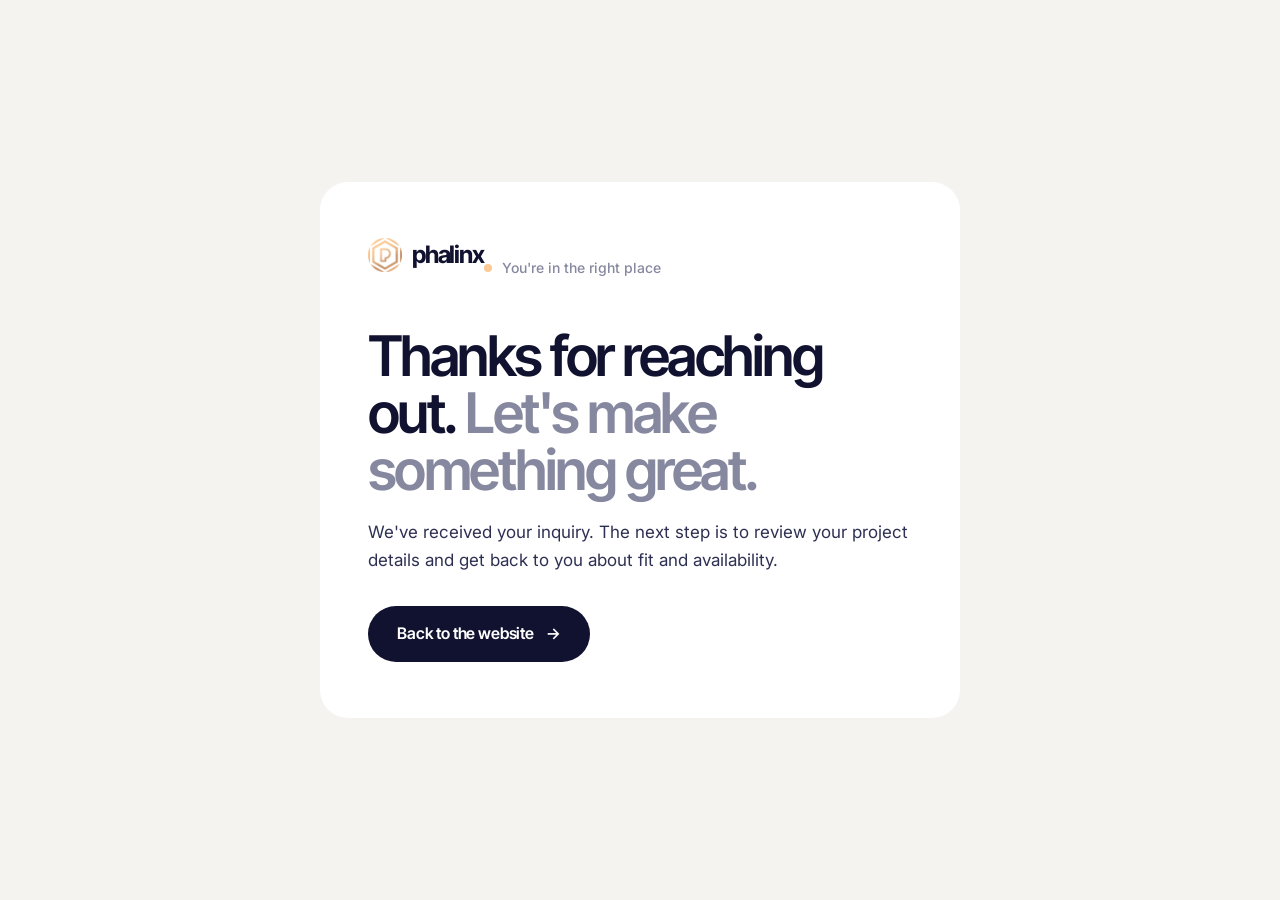
<file: thank-you.html>
<!doctype html><html lang="en"><head><meta charset="utf-8"><meta name="viewport" content="width=device-width, initial-scale=1"><meta name="color-scheme" content="light dark"><meta name="theme-color" content="#f4f3f0" media="(prefers-color-scheme: light)"><meta name="theme-color" content="#10122f" media="(prefers-color-scheme: dark)"><script>(function(){try{var t=localStorage.getItem('phalinx-theme');if(t==='light'||t==='dark')document.documentElement.setAttribute('data-theme',t);}catch(e){}})();</script><meta name="robots" content="noindex"><link rel="icon" type="image/png" href="favicon.png"><link rel="preconnect" href="https://fonts.googleapis.com"><link rel="preconnect" href="https://fonts.gstatic.com" crossorigin><link href="https://fonts.googleapis.com/css2?family=Inter+Tight:wght@500;600;700&family=Inter:wght@400;500;600&display=swap" rel="stylesheet"><link rel="stylesheet" href="styles.css"><title>Thank You — Phalinx</title></head><body class="thanks-page"><main class="thanks-card"><a href="/" class="brand" aria-label="Phalinx home"><img class="brand-mark" src="assets/phalinx-mark.png" alt="" width="34" height="34"><span>phalinx</span></a><span class="kicker">You're in the right place</span><h1>Thanks for reaching out. <span class="muted">Let's make something great.</span></h1><p>We've received your inquiry. The next step is to review your project details and get back to you about fit and availability.</p><a class="button button--dark" href="/">Back to the website <span class="arrow" aria-hidden="true">→</span></a></main></body></html>
</file>
<file: styles.css>
/* PHALINX 8.0 — clean editorial studio look */
:root{
  color-scheme:light;
  --navy:#10122f;
  --bg:#ffffff;
  --bg-soft:#f4f3f0;
  --surface:#ffffff;
  --field:#ffffff;
  --ink:#10122f;
  --ink-2:#2d3052;
  --muted:#86889f;
  --line:#e7e5e1;
  --dark:#10122f;
  --dark-2:#1a1d42;
  --dark-line:rgba(255,255,255,.12);
  --btn-bg:#10122f;
  --btn-fg:#ffffff;
  --btn-hover:#252963;
  --glass:rgba(255,255,255,.92);
  --header-bg:rgba(255,255,255,.86);
  --ph-1:#ece9e4;
  --ph-2:#d9d4cc;
  --focus-ring:rgba(16,18,47,.08);
  --note-bg:#fdf1e6;
  --note-fg:#7a4a28;
  --backdrop:rgba(16,18,47,.55);
  --shadow:0 12px 40px rgba(16,18,47,.08);
  --icon-check:url("data:image/svg+xml,%3Csvg xmlns='http://www.w3.org/2000/svg' viewBox='0 0 18 18'%3E%3Cpath d='M5 9.2l2.6 2.6L13 6.4' fill='none' stroke='%2310122f' stroke-width='1.6' stroke-linecap='round' stroke-linejoin='round'/%3E%3C/svg%3E");
  --icon-select:url("data:image/svg+xml,%3Csvg xmlns='http://www.w3.org/2000/svg' width='12' height='8'%3E%3Cpath d='M1 1.5l5 5 5-5' fill='none' stroke='%2310122f' stroke-width='1.5'/%3E%3C/svg%3E");
  --accent:#fcca94;
  --accent-ink:#b9784a;
  --radius-lg:28px;
  --radius:20px;
  --radius-sm:12px;
  --display:'Inter Tight','Helvetica Neue',Arial,sans-serif;
  --body:'Inter','Helvetica Neue',Arial,sans-serif;
  --max:1360px;
  --gutter:40px;
  --ease:cubic-bezier(.2,.7,.2,1);
}
/* Dark theme: follows the system setting unless the visitor picks one with the header toggle */
@media (prefers-color-scheme:dark){:root:not([data-theme="light"]){color-scheme:dark;
  --bg:#10122f;--bg-soft:#151838;--surface:#1b1e45;--field:#13163a;
  --ink:#f1f0f6;--ink-2:#c6c7dc;--muted:#9496b6;--line:rgba(255,255,255,.1);
  --dark:#090b22;--dark-2:#13163a;--dark-line:rgba(255,255,255,.1);
  --btn-bg:#f1f0f6;--btn-fg:#10122f;--btn-hover:#fcca94;
  --glass:rgba(16,18,47,.86);--header-bg:rgba(16,18,47,.82);
  --ph-1:#1d2048;--ph-2:#2a2e5e;
  --focus-ring:rgba(252,202,148,.18);
  --note-bg:rgba(252,202,148,.12);--note-fg:#fcca94;
  --backdrop:rgba(4,5,18,.7);--shadow:0 12px 40px rgba(0,0,0,.35);
  --icon-check:url("data:image/svg+xml,%3Csvg xmlns='http://www.w3.org/2000/svg' viewBox='0 0 18 18'%3E%3Cpath d='M5 9.2l2.6 2.6L13 6.4' fill='none' stroke='%23f1f0f6' stroke-width='1.6' stroke-linecap='round' stroke-linejoin='round'/%3E%3C/svg%3E");--icon-select:url("data:image/svg+xml,%3Csvg xmlns='http://www.w3.org/2000/svg' width='12' height='8'%3E%3Cpath d='M1 1.5l5 5 5-5' fill='none' stroke='%23f1f0f6' stroke-width='1.5'/%3E%3C/svg%3E");
  --accent-ink:#f0b57d}}
:root[data-theme="dark"]{color-scheme:dark;
  --bg:#10122f;--bg-soft:#151838;--surface:#1b1e45;--field:#13163a;
  --ink:#f1f0f6;--ink-2:#c6c7dc;--muted:#9496b6;--line:rgba(255,255,255,.1);
  --dark:#090b22;--dark-2:#13163a;--dark-line:rgba(255,255,255,.1);
  --btn-bg:#f1f0f6;--btn-fg:#10122f;--btn-hover:#fcca94;
  --glass:rgba(16,18,47,.86);--header-bg:rgba(16,18,47,.82);
  --ph-1:#1d2048;--ph-2:#2a2e5e;
  --focus-ring:rgba(252,202,148,.18);
  --note-bg:rgba(252,202,148,.12);--note-fg:#fcca94;
  --backdrop:rgba(4,5,18,.7);--shadow:0 12px 40px rgba(0,0,0,.35);
  --icon-check:url("data:image/svg+xml,%3Csvg xmlns='http://www.w3.org/2000/svg' viewBox='0 0 18 18'%3E%3Cpath d='M5 9.2l2.6 2.6L13 6.4' fill='none' stroke='%23f1f0f6' stroke-width='1.6' stroke-linecap='round' stroke-linejoin='round'/%3E%3C/svg%3E");--icon-select:url("data:image/svg+xml,%3Csvg xmlns='http://www.w3.org/2000/svg' width='12' height='8'%3E%3Cpath d='M1 1.5l5 5 5-5' fill='none' stroke='%23f1f0f6' stroke-width='1.5'/%3E%3C/svg%3E");
  --accent-ink:#f0b57d}
*{box-sizing:border-box}
html{scroll-behavior:smooth;scroll-padding-top:84px}
body{margin:0;background:var(--bg);color:var(--ink);transition:background-color .3s,color .3s;font-family:var(--body);font-size:16px;line-height:1.6;-webkit-font-smoothing:antialiased;text-rendering:optimizeLegibility}
a{color:inherit;text-decoration:none}
button,input,select,textarea{font:inherit;color:inherit}
button{cursor:pointer}
img{max-width:100%;height:auto;display:block}
figure{margin:0}
::selection{background:var(--accent);color:var(--navy)}
:focus-visible{outline:2px solid var(--accent-ink);outline-offset:3px;border-radius:4px}
.container{width:min(calc(100% - var(--gutter)*2),var(--max));margin-inline:auto}
.skip-link{position:fixed;z-index:10000;top:-80px;left:12px;background:var(--btn-bg);color:var(--btn-fg);padding:10px 16px;border-radius:999px}
.skip-link:focus{top:12px}
.visually-hidden{position:absolute;width:1px;height:1px;padding:0;margin:-1px;overflow:hidden;clip:rect(0,0,0,0);white-space:nowrap;border:0}
.muted{color:var(--muted)}

/* Image frames fall back to a soft tone if a remote photo can't load */
.hero-media,.work-media,.service-thumb,.phase-media,.about-photo{background:linear-gradient(135deg,var(--ph-1),var(--ph-2));overflow:hidden}
.hero-media img,.work-media img,.service-thumb img,.phase-media img,.about-photo img{width:100%;height:100%;object-fit:cover}

/* TYPE */
.h-xl{font-family:var(--display);font-weight:600;font-size:clamp(40px,5.6vw,84px);line-height:1;letter-spacing:-.045em;margin:0}
.h-lg{font-family:var(--display);font-weight:600;font-size:clamp(30px,3.6vw,52px);line-height:1.06;letter-spacing:-.035em;margin:0}
.h-md{font-family:var(--display);font-weight:600;font-size:clamp(28px,2.8vw,40px);line-height:1.08;letter-spacing:-.03em;margin:0}
.kicker{display:inline-flex;align-items:center;gap:10px;font-size:14px;font-weight:500;color:var(--muted);margin-bottom:22px}
.kicker::before{content:"";width:8px;height:8px;border-radius:50%;background:var(--accent)}
.kicker--light{color:rgba(255,255,255,.6)}

/* BUTTONS */
.button{display:inline-flex;align-items:center;justify-content:center;gap:12px;height:56px;padding:0 28px;border-radius:999px;border:1px solid transparent;font-family:var(--display);font-size:16px;font-weight:600;letter-spacing:-.01em;transition:background .25s var(--ease),color .25s var(--ease),border-color .25s var(--ease),transform .25s var(--ease)}
.button .arrow,.text-link .arrow,.footer-big-link .arrow{display:inline-block;transition:transform .3s var(--ease)}
.button:hover .arrow,.text-link:hover .arrow,.footer-big-link:hover .arrow{transform:translateX(4px)}
.button--dark{background:var(--btn-bg);color:var(--btn-fg)}
.button--dark:hover{background:var(--btn-hover);color:var(--navy)}
.button--ghost{border-color:var(--line);color:var(--ink)}
.button--ghost:hover{border-color:var(--ink)}
.button--outline{border-color:var(--ink);color:var(--ink);background:transparent}
.button--outline:hover{background:var(--btn-bg);border-color:var(--btn-bg);color:var(--btn-fg)}
.button--accent{background:var(--accent);color:var(--navy)}
.button--accent:hover{background:#fff}
.button--full{width:100%}
.text-link{display:inline-flex;align-items:center;gap:10px;font-family:var(--display);font-weight:600;font-size:17px;border-bottom:1px solid currentColor;padding-bottom:4px}
.pill{display:inline-flex;align-items:center;gap:10px;height:36px;padding:0 16px;border:1px solid var(--line);border-radius:999px;font-size:14px;font-weight:500}
.pill-dot{width:8px;height:8px;border-radius:50%;background:#33c46b;box-shadow:0 0 0 4px rgba(51,196,107,.15)}
.badge{display:inline-flex;align-items:center;height:28px;padding:0 12px;border-radius:999px;background:var(--accent);color:var(--navy);font-size:12px;font-weight:600}
.badge--soft{background:var(--bg-soft);color:var(--ink-2)}
.tags{list-style:none;margin:0;padding:0;display:flex;flex-wrap:wrap;gap:8px}
.tags li{height:32px;display:inline-flex;align-items:center;padding:0 14px;border-radius:999px;background:var(--bg-soft);font-size:13px;font-weight:500;color:var(--ink-2)}
.tags--dark li{background:rgba(255,255,255,.08);color:rgba(255,255,255,.78)}

/* HEADER */
.site-header{position:sticky;top:0;z-index:50;height:76px;background:var(--header-bg);backdrop-filter:saturate(180%) blur(16px);-webkit-backdrop-filter:saturate(180%) blur(16px);border-bottom:1px solid transparent;transition:border-color .3s,background .3s}
.site-header.is-scrolled{border-bottom-color:var(--line)}
.nav-container{height:100%;display:flex;align-items:center;justify-content:space-between}
.brand{display:inline-flex;align-items:center;gap:10px;font-family:var(--display);font-size:24px;font-weight:700;letter-spacing:-.05em;line-height:1}
.brand-mark{width:34px;height:34px;object-fit:contain}
.primary-links{display:flex;align-items:center;gap:34px}
.primary-links>a:not(.nav-cta){font-size:15px;font-weight:500;color:var(--ink-2);position:relative}
.primary-links>a:not(.nav-cta)::after{content:"";position:absolute;left:0;right:0;bottom:-4px;height:1px;background:currentColor;transform:scaleX(0);transform-origin:left;transition:transform .3s var(--ease)}
.primary-links>a:not(.nav-cta):hover::after{transform:scaleX(1)}
.nav-cta{display:inline-flex;align-items:center;height:44px;padding:0 20px;border-radius:999px;background:var(--btn-bg);color:var(--btn-fg);font-family:var(--display);font-size:15px;font-weight:600;transition:background .2s,color .2s}
.nav-cta:hover{background:var(--btn-hover);color:var(--navy)}
.nav-toggle{display:none}
.primary-links{margin-left:auto}
.header-actions{display:flex;align-items:center;gap:10px;margin-left:18px}
.theme-toggle{width:44px;height:44px;display:grid;place-items:center;border:1px solid var(--line);border-radius:50%;background:transparent;color:var(--ink);transition:border-color .2s,background .2s}
.theme-toggle:hover{border-color:var(--ink)}
.theme-toggle svg{width:19px;height:19px}
.theme-toggle .icon-sun{display:none}
:root[data-theme="dark"] .theme-toggle .icon-sun{display:block}
:root[data-theme="dark"] .theme-toggle .icon-moon{display:none}
@media (prefers-color-scheme:dark){:root:not([data-theme="light"]) .theme-toggle .icon-sun{display:block}:root:not([data-theme="light"]) .theme-toggle .icon-moon{display:none}}

/* HERO */
.hero{padding:72px 0 40px}
.hero-meta{display:flex;align-items:center;gap:20px;flex-wrap:wrap;margin-bottom:40px}
.hero-meta-text{font-size:14px;color:var(--muted)}
.hero-title{font-family:var(--display);font-weight:600;font-size:clamp(46px,8vw,128px);line-height:.95;letter-spacing:-.055em;margin:0;max-width:14ch}
.hero-row{display:flex;justify-content:space-between;align-items:flex-end;gap:48px;margin-top:48px}
.hero-lede{max-width:520px;margin:0;font-size:19px;line-height:1.55;color:var(--ink-2)}
.hero-actions{display:flex;gap:12px;flex-wrap:wrap}
.hero-media{position:relative;margin-top:64px;border-radius:var(--radius-lg);aspect-ratio:16/8}
.hero-media img{transform:scale(1.04);transition:transform 1.6s var(--ease)}
.hero-media.is-visible img{transform:scale(1)}
.hero-media-card{position:absolute;left:28px;bottom:28px;display:grid;gap:4px;max-width:320px;padding:22px 24px;border-radius:var(--radius);background:var(--glass);backdrop-filter:blur(10px)}
.hero-media-label{font-size:12px;font-weight:600;color:var(--accent-ink);text-transform:uppercase;letter-spacing:.08em}
.hero-media-card strong{font-family:var(--display);font-size:22px;letter-spacing:-.03em;line-height:1.15}
.hero-media-card span:last-child{font-size:14px;color:var(--muted)}

/* MARQUEE */
.marquee{overflow:hidden;padding:36px 0;border-block:1px solid var(--line);margin-top:56px}
.marquee-track{display:flex;width:max-content;gap:40px;align-items:center;animation:marquee 40s linear infinite;font-family:var(--display);font-size:clamp(28px,3.4vw,52px);font-weight:600;letter-spacing:-.04em;white-space:nowrap}
.marquee-track .star{color:var(--accent);font-size:.7em}
@keyframes marquee{to{transform:translateX(-50%)}}

/* SECTIONS */
.section{padding:140px 0}
.section-head{display:grid;grid-template-columns:1.6fr 1fr;align-items:end;gap:64px;margin-bottom:72px}
.section-head>p{margin:0;max-width:420px;justify-self:end;font-size:17px;line-height:1.65;color:var(--ink-2)}
.section-head--dark>p{color:rgba(255,255,255,.66)}
.split-head{display:grid;grid-template-columns:1fr 3fr;gap:40px;margin-bottom:88px}
.split-head .kicker{margin-top:14px}

/* PRINCIPLES */
.principles{padding-bottom:120px}
.stats-grid{display:grid;grid-template-columns:repeat(4,1fr);border-top:1px solid var(--line)}
.stat{padding:36px 32px 0 0}
.stat+.stat{padding-left:32px;border-left:1px solid var(--line)}
.stat-num{display:block;font-family:var(--display);font-size:clamp(44px,4.4vw,68px);font-weight:600;letter-spacing:-.05em;line-height:1;margin-bottom:28px}
.stat h3{font-family:var(--display);font-size:20px;font-weight:600;letter-spacing:-.02em;margin:0 0 8px}
.stat p{margin:0;color:var(--muted);font-size:15px}

/* WORK */
.work{padding-top:40px}
.work-grid{display:grid;grid-template-columns:1fr 1fr;gap:56px 32px}
.work-card--wide{grid-column:1/-1}
.work-media{position:relative;border-radius:var(--radius-lg);aspect-ratio:4/3.1}
.work-card--wide .work-media{aspect-ratio:16/7.4}
.work-media img{transition:transform 1s var(--ease)}
.work-card:hover .work-media img{transform:scale(1.04)}
.work-media::after{content:"";position:absolute;inset:0;background:linear-gradient(180deg,rgba(0,0,0,0) 45%,rgba(0,0,0,.55))}
.work-tag{position:absolute;z-index:2;top:20px;left:20px;height:30px;display:inline-flex;align-items:center;padding:0 12px;border-radius:999px;background:var(--glass);font-size:12px;font-weight:600}
.work-overlay{position:absolute;z-index:2;left:32px;bottom:28px;right:32px;display:flex;justify-content:space-between;align-items:flex-end;gap:16px;color:#fff;font-size:15px}
.work-logo{font-family:var(--display);font-weight:700;font-size:clamp(28px,3.4vw,52px);letter-spacing:-.05em;line-height:1}
.work-logo sup{font-size:.35em}
.work-info{display:flex;justify-content:space-between;align-items:flex-start;gap:24px;padding-top:24px}
.work-info h3{font-family:var(--display);font-size:26px;font-weight:600;letter-spacing:-.03em;margin:0 0 6px}
.work-info p{margin:0;color:var(--muted);max-width:520px}
.work-info .tags{justify-content:flex-end;flex-shrink:0;max-width:260px}
.disclosure{margin:56px 0 0;font-size:13px;color:var(--muted);max-width:760px}

/* SERVICES (dark) */
.services{background:var(--dark);color:#fff;border-radius:var(--radius-lg) var(--radius-lg) 0 0}
.services .muted{color:rgba(255,255,255,.42)}
.service-list{border-top:1px solid var(--dark-line)}
.service{display:grid;grid-template-columns:120px 1fr 280px;gap:40px;align-items:center;padding:44px 0;border-bottom:1px solid var(--dark-line);transition:padding .4s var(--ease)}
.service-index{font-family:var(--display);font-size:16px;color:rgba(255,255,255,.5)}
.service-body h3{font-family:var(--display);font-size:clamp(34px,4vw,60px);font-weight:600;letter-spacing:-.045em;line-height:1;margin:0 0 16px}
.service-body p{margin:0 0 20px;max-width:560px;color:rgba(255,255,255,.66);font-size:17px}
.service-thumb{border-radius:var(--radius);aspect-ratio:4/3;opacity:.85;transform:scale(.96);transition:opacity .4s,transform .5s var(--ease)}
.service:hover .service-thumb{opacity:1;transform:scale(1)}

/* PACKAGES */
.packages{background:var(--bg-soft)}
.package-grid{display:grid;grid-template-columns:repeat(3,1fr);gap:20px}
.package{display:flex;flex-direction:column;background:var(--surface);border-radius:var(--radius-lg);padding:36px 32px 32px}
.package-top{display:flex;justify-content:space-between;align-items:center;min-height:28px;margin-bottom:56px}
.package-label{font-size:14px;color:var(--muted);font-weight:500}
.package h3{font-family:var(--display);font-size:34px;font-weight:600;letter-spacing:-.04em;line-height:1.05;margin:0 0 10px}
.package-for{margin:0 0 32px;color:var(--muted);font-size:15px}
.package-price{font-family:var(--display);font-size:64px;font-weight:600;letter-spacing:-.055em;line-height:1;margin:0}
.package-price small{font-size:16px;font-weight:500;letter-spacing:0;color:var(--muted);margin-right:6px}
.package-note{margin:10px 0 28px;font-size:14px;color:var(--muted)}
.package-note--accent{color:var(--accent)}
.package-list{list-style:none;margin:0 0 32px;padding:24px 0 0;border-top:1px solid var(--line);display:grid;gap:12px;flex:1}
.package-list li{position:relative;padding-left:28px;font-size:15px;line-height:1.5}
.package-list li::before{content:"";position:absolute;left:0;top:3px;width:18px;height:18px;border-radius:50%;background:var(--bg-soft) var(--icon-check) center/18px no-repeat}
.package-foot{margin:14px 0 0;font-size:13px;color:var(--muted);text-align:center}
.package--featured{background:var(--dark);color:#fff;border:1px solid var(--dark-line)}
.package--featured .package-label,.package--featured .package-for,.package--featured .package-foot,.package--featured .package-price small{color:rgba(255,255,255,.6)}
.package--featured .package-list{border-color:var(--dark-line)}
.package--featured .package-list li::before{background-color:rgba(255,255,255,.12);background-image:url("data:image/svg+xml,%3Csvg xmlns='http://www.w3.org/2000/svg' viewBox='0 0 18 18'%3E%3Cpath d='M5 9.2l2.6 2.6L13 6.4' fill='none' stroke='%23fcca94' stroke-width='1.6' stroke-linecap='round' stroke-linejoin='round'/%3E%3C/svg%3E")}

/* PAYMENTS */
.payments{margin-top:120px}
.payments-head{display:grid;grid-template-columns:1.4fr 1fr;gap:64px;align-items:end;margin-bottom:48px}
.payments-head p{margin:0;color:var(--ink-2);font-size:17px;max-width:440px;justify-self:end}
.payments-grid{display:grid;grid-template-columns:1fr 1.45fr;gap:20px}
.pay-card{background:var(--surface);border-radius:var(--radius-lg);padding:40px;display:flex;flex-direction:column;align-items:flex-start}
.pay-label{font-size:14px;color:var(--muted);font-weight:500}
.pay-label-row{display:flex;justify-content:space-between;align-items:center;gap:12px;width:100%}
.pay-card h4{font-family:var(--display);font-size:clamp(26px,2.4vw,34px);font-weight:600;letter-spacing:-.035em;line-height:1.1;margin:40px 0 14px}
.pay-card p{margin:0 0 16px;color:var(--ink-2)}
.pay-detail{font-size:14px;color:var(--muted)!important;margin-bottom:auto!important;padding-bottom:32px}
.calc-label{font-size:13px;font-weight:600;margin:8px 0 8px}
.calc-control{display:grid;grid-template-columns:1fr auto;gap:12px;width:100%;margin-bottom:20px}
.calc-control select{height:56px;border:1px solid var(--line);border-radius:var(--radius-sm);padding:0 16px;background-color:var(--field);font-weight:500}
.calc-total{display:flex;flex-direction:column;justify-content:center;padding:0 20px;border-radius:var(--radius-sm);background:var(--bg-soft)}
.calc-total span{font-size:12px;color:var(--muted)}
.calc-total strong{font-family:var(--display);font-size:22px;letter-spacing:-.03em;line-height:1.1}
.milestones{list-style:none;margin:0 0 28px;padding:0;width:100%;display:grid;gap:8px}
.milestones li{display:grid;grid-template-columns:36px 1fr auto;gap:14px;align-items:center;padding:14px 16px;border:1px solid var(--line);border-radius:var(--radius-sm)}
.milestones strong{display:block;font-size:15px}
.milestones small{color:var(--muted);font-size:13px}
.ms-dot{width:36px;height:36px;display:grid;place-items:center;border-radius:50%;background:var(--btn-bg);color:var(--btn-fg);font-size:14px;font-weight:600}
.ms-amount{font-family:var(--display);font-size:22px;font-weight:600;letter-spacing:-.03em}
.fineprint{font-size:13px;color:var(--muted);line-height:1.6;margin:24px 0 0;max-width:900px}

/* PHASE */
.phase{display:grid;grid-template-columns:1fr 1.1fr;gap:20px;margin-top:20px;background:var(--surface);border-radius:var(--radius-lg);padding:20px}
.phase-media{border-radius:var(--radius);min-height:420px}
.phase-body{padding:36px 28px 28px;display:flex;flex-direction:column;align-items:flex-start}
.phase-body .h-md{margin-bottom:18px}
.phase-body>p:not(.fineprint){color:var(--ink-2);margin:0 0 28px;max-width:540px}

/* PROCESS */
.steps{list-style:none;margin:0;padding:0;display:grid;grid-template-columns:repeat(4,1fr);gap:20px}
.step{padding:32px 28px 36px;border-radius:var(--radius-lg);background:var(--bg-soft);min-height:300px;display:flex;flex-direction:column;transition:background .35s var(--ease),color .35s var(--ease)}
.step:hover{background:var(--dark);color:#fff}
.step:hover p{color:rgba(255,255,255,.66)}
.step-no{font-family:var(--display);font-size:15px;font-weight:600;color:var(--accent-ink);margin-bottom:auto}
.step h3{font-family:var(--display);font-size:30px;font-weight:600;letter-spacing:-.04em;margin:64px 0 10px}
.step p{margin:0;color:var(--muted);font-size:15px;transition:color .35s}

/* ABOUT */
.about{padding-top:40px}
.about-grid{display:grid;grid-template-columns:1fr 1fr;gap:96px;align-items:center}
.about-media{position:relative;padding-bottom:80px}
.about-photo{border-radius:var(--radius-lg)}
.about-photo--a{aspect-ratio:4/5;width:78%}
.about-photo--b{position:absolute;right:0;bottom:0;width:46%;aspect-ratio:1;border:8px solid var(--bg)}
.about-badge{position:absolute;top:28px;right:6%;display:flex;align-items:center;gap:12px;padding:12px 18px 12px 12px;border-radius:999px;background:var(--surface);box-shadow:var(--shadow);font-family:var(--display);font-weight:600;font-size:15px}
.about-badge img{width:40px;height:40px}
.about-copy .h-xl{margin-bottom:32px}
.about-copy p{font-size:18px;color:var(--ink-2);margin:0 0 20px;max-width:540px}
.about-copy .text-link{margin-top:16px}

/* FAQ */
.faq{background:var(--bg-soft)}
.faq-grid{display:grid;grid-template-columns:1fr 1.3fr;gap:80px;align-items:start}
.faq-list{border-top:1px solid var(--line)}
.faq-list details{border-bottom:1px solid var(--line)}
.faq-list summary{list-style:none;cursor:pointer;display:flex;justify-content:space-between;align-items:center;gap:24px;padding:28px 0;font-family:var(--display);font-size:21px;font-weight:600;letter-spacing:-.02em}
.faq-list summary::-webkit-details-marker{display:none}
.faq-list summary::after{content:"+";flex-shrink:0;width:40px;height:40px;display:grid;place-items:center;border-radius:50%;background:var(--surface);font-size:22px;font-weight:400;transition:transform .3s var(--ease),background .3s}
.faq-list details[open] summary::after{transform:rotate(45deg);background:var(--accent);color:var(--navy)}
.faq-list details p{margin:-8px 0 28px;color:var(--ink-2);max-width:620px}

/* CONTACT */
.contact{background:var(--dark);color:#fff;padding:140px 0}
.contact .muted{color:rgba(255,255,255,.42)}
.contact-grid{display:grid;grid-template-columns:1fr 1.15fr;gap:80px;align-items:start}
.contact-intro{position:sticky;top:120px}
.contact-intro p{font-size:18px;color:rgba(255,255,255,.7);max-width:460px;margin:32px 0}
.contact-points{list-style:none;margin:0;padding:0;display:grid;gap:12px}
.contact-points li{display:flex;gap:12px;align-items:center;color:rgba(255,255,255,.82);font-size:15px}
.contact-points li::before{content:"";width:8px;height:8px;border-radius:50%;background:var(--accent);flex-shrink:0}
.form-card{background:var(--surface);color:var(--ink);border-radius:var(--radius-lg);padding:44px}
.form-heading h3{font-family:var(--display);font-size:30px;font-weight:600;letter-spacing:-.035em;margin:0 0 6px}
.form-heading p{margin:0 0 32px;color:var(--muted)}
.form-row{display:grid;grid-template-columns:1fr 1fr;gap:16px;margin-bottom:16px}
.form-card label{display:block;font-size:13px;font-weight:600}
.form-card label:not(.consent)>span{color:var(--accent-ink)}
.form-card label>input:not([type=checkbox]),.form-card label>select,.form-card label>textarea{display:block;margin-top:8px}
.form-card input:not([type=checkbox]),.form-card select,.form-card textarea{width:100%;border:1px solid var(--line);border-radius:var(--radius-sm);background-color:var(--field);padding:0 16px;height:52px;font-size:15px;font-weight:400;transition:border-color .2s,box-shadow .2s}
.form-card textarea{height:auto;padding:14px 16px;resize:vertical;min-height:120px}
.form-card input:focus,.form-card select:focus,.form-card textarea:focus{outline:none;border-color:var(--ink);box-shadow:0 0 0 4px var(--focus-ring)}
.form-card select{appearance:none;background-image:var(--icon-select);background-repeat:no-repeat;background-position:right 16px center;padding-right:40px}
.calc-control select{appearance:none;background-image:var(--icon-select);background-repeat:no-repeat;background-position:right 16px center;padding-right:40px}
.form-row--payment{align-items:end}
.form-help{font-size:13px;color:var(--muted);background:var(--bg-soft);border-radius:var(--radius-sm);padding:12px 14px;line-height:1.5}
.message-label{margin-bottom:16px}
.form-card .consent{display:flex;flex-direction:row;align-items:flex-start;gap:12px;font-weight:400;font-size:14px;color:var(--ink-2);margin-bottom:24px}
.consent input{width:18px;height:18px;margin-top:2px;accent-color:var(--ink);flex-shrink:0}
.selected-package-note{margin:0 0 16px;padding:12px 16px;border-radius:var(--radius-sm);background:var(--note-bg);color:var(--note-fg);font-size:14px}
.form-note{font-size:12px;color:var(--muted);margin:16px 0 0;line-height:1.55}

/* FOOTER */
.site-footer{background:var(--dark);color:#fff;padding:40px 0 32px;overflow:hidden}
.footer-top{display:flex;justify-content:space-between;align-items:flex-end;gap:40px;padding:80px 0 56px;border-top:1px solid var(--dark-line)}
.footer-cta p{margin:0 0 8px;color:rgba(255,255,255,.55);font-size:17px}
.footer-big-link{display:inline-flex;align-items:center;gap:20px;font-family:var(--display);font-weight:600;font-size:clamp(44px,6vw,92px);letter-spacing:-.055em;line-height:1;transition:color .25s}
.footer-big-link:hover{color:var(--accent)}
.footer-links{display:grid;grid-template-columns:repeat(2,auto);gap:10px 48px}
.footer-links a{color:rgba(255,255,255,.7);font-size:15px;transition:color .2s}
.footer-links a:hover{color:#fff}
.footer-wordmark{font-family:var(--display);font-weight:700;font-size:clamp(90px,24vw,360px);letter-spacing:-.075em;line-height:.8;color:rgba(255,255,255,.06);margin:16px 0 40px;white-space:nowrap;user-select:none}
.footer-bottom{display:flex;justify-content:space-between;gap:20px;flex-wrap:wrap;font-size:13px;color:rgba(255,255,255,.45)}

/* MODAL */
.inquiry-modal{width:min(780px,calc(100% - 32px));max-height:calc(100dvh - 32px);padding:0;border:0;border-radius:var(--radius-lg);background:var(--surface);color:var(--ink);overflow:hidden}
.inquiry-modal::backdrop{background:var(--backdrop);backdrop-filter:blur(6px)}
.inquiry-modal-shell{display:flex;flex-direction:column;max-height:calc(100dvh - 32px)}
.inquiry-modal-toolbar{display:flex;justify-content:space-between;align-items:center;padding:16px 20px 16px 24px;border-bottom:1px solid var(--line)}
.inquiry-modal-brand{display:flex;align-items:center;gap:10px;font-family:var(--display);font-weight:600}
.inquiry-modal-close{display:inline-flex;align-items:center;gap:6px;height:40px;padding:0 16px;border:1px solid var(--line);border-radius:999px;background:var(--surface);font-size:14px;font-weight:500}
.inquiry-modal-close:hover{border-color:var(--ink)}
.inquiry-modal-hint{padding:12px 24px;background:var(--bg-soft);font-size:13px;color:var(--ink-2)}
.inquiry-modal-body{overflow-y:auto;overscroll-behavior:contain}
.inquiry-modal-body .form-card{border-radius:0;padding:32px}
body.inquiry-open{overflow:hidden}

/* REVEAL */
.js .reveal{opacity:0;transform:translateY(28px);transition:opacity .9s var(--ease),transform .9s var(--ease)}
.js .reveal.is-visible{opacity:1;transform:none}
img.is-broken{visibility:hidden}

/* THANK YOU */
.thanks-page{min-height:100vh;display:grid;place-items:center;padding:40px 20px;background:var(--bg-soft)}
.thanks-card{max-width:640px;background:var(--surface);border-radius:var(--radius-lg);padding:56px 48px;text-align:left}
.thanks-card .brand{margin-bottom:56px}
.thanks-card h1{font-family:var(--display);font-weight:600;font-size:clamp(36px,5vw,56px);letter-spacing:-.045em;line-height:1.02;margin:0 0 20px}
.thanks-card p{color:var(--ink-2);font-size:17px;margin:0 0 32px}

/* RESPONSIVE */
@media (max-width:1100px){
  .service{grid-template-columns:60px 1fr 200px;gap:28px}
  .stats-grid{grid-template-columns:repeat(2,1fr)}
  .stat:nth-child(3){padding-left:0;border-left:0}
  .stat:nth-child(n+3){margin-top:40px}
  .steps{grid-template-columns:repeat(2,1fr)}
  .package-grid{grid-template-columns:1fr;max-width:620px;margin-inline:auto}
  .payments-grid{grid-template-columns:1fr}
  .about-grid{gap:56px}
}
@media (max-width:900px){
  :root{--gutter:24px}
  .nav-toggle{display:inline-flex;flex-direction:column;justify-content:center;gap:6px;width:44px;height:44px;border:1px solid var(--line);border-radius:50%;background:var(--surface);align-items:center;z-index:60}
  .nav-toggle span{width:16px;height:1.5px;background:var(--ink);transition:transform .3s var(--ease)}
  .nav-toggle[aria-expanded=true] span:first-child{transform:translateY(3.75px) rotate(45deg)}
  .nav-toggle[aria-expanded=true] span:last-child{transform:translateY(-3.75px) rotate(-45deg)}
  .primary-links{position:fixed;inset:76px 0 auto 0;height:calc(100dvh - 76px);flex-direction:column;align-items:flex-start;gap:4px;padding:24px var(--gutter);background:var(--bg);transform:translateY(-8px);opacity:0;visibility:hidden;transition:opacity .25s,transform .25s var(--ease),visibility .25s}
  .primary-links.is-open{opacity:1;visibility:visible;transform:none}
  .primary-links>a:not(.nav-cta){font-family:var(--display);font-size:36px;font-weight:600;letter-spacing:-.04em;padding:6px 0}
  .primary-links>a:not(.nav-cta)::after{display:none}
  .primary-links .nav-cta{margin-top:24px;height:56px;padding:0 28px;font-size:17px}
  body.menu-open{overflow:hidden}
  .section{padding:96px 0}
  .section-head,.split-head,.payments-head{grid-template-columns:1fr;gap:24px;margin-bottom:48px}
  .section-head>p,.payments-head p{justify-self:start}
  .hero-row{flex-direction:column;align-items:flex-start;gap:32px}
  .hero-media{aspect-ratio:4/3.4}
  .work-grid{grid-template-columns:1fr;gap:48px}
  .work-card--wide .work-media,.work-media{aspect-ratio:4/3.2}
  .work-info{flex-direction:column;gap:16px}
  .work-info .tags{justify-content:flex-start;max-width:none}
  .service{grid-template-columns:1fr;gap:20px;padding:36px 0}
  .service-thumb{display:none}
  .phase{grid-template-columns:1fr}
  .phase-media{min-height:260px}
  .phase-body{padding:16px 8px 8px}
  .about-grid,.faq-grid,.contact-grid{grid-template-columns:1fr;gap:56px}
  .contact-intro{position:static}
  .footer-top{flex-direction:column;align-items:flex-start}
}
@media (max-width:600px){
  :root{--gutter:16px;--radius-lg:22px}
  .hero{padding-top:44px}
  .hero-meta{margin-bottom:28px}
  .hero-meta-text{display:none}
  .hero-lede{font-size:17px}
  .hero-actions,.hero-actions .button{width:100%}
  .hero-media{margin-top:40px}
  .hero-media-card{left:12px;right:12px;bottom:12px;max-width:none;padding:16px 18px}
  .hero-media-card strong{font-size:18px}
  .stats-grid{grid-template-columns:1fr}
  .stat,.stat+.stat{padding:28px 0 0;border-left:0;margin-top:0}
  .stat+.stat{border-top:1px solid var(--line);margin-top:28px}
  .steps{grid-template-columns:1fr}
  .step{min-height:0}
  .step h3{margin-top:40px}
  .work-overlay{left:20px;right:20px;bottom:20px;flex-direction:column;align-items:flex-start;gap:6px}
  .package{padding:28px 22px}
  .package-price{font-size:52px}
  .pay-card{padding:28px 22px}
  .calc-control{grid-template-columns:1fr}
  .calc-total{padding:12px 16px}
  .milestones li{grid-template-columns:32px 1fr;padding:12px}
  .ms-dot{width:32px;height:32px}
  .ms-amount{grid-column:2;font-size:19px}
  .form-card{padding:28px 20px}
  .form-row{grid-template-columns:1fr}
  .about-photo--a{width:86%}
  .about-badge{top:16px;right:0}
  .faq-list summary{font-size:18px;padding:22px 0}
  .contact{padding:96px 0}
  .inquiry-modal-body .form-card{padding:24px 18px}
  .thanks-card{padding:40px 24px}
}
@media (prefers-reduced-motion:reduce){
  html{scroll-behavior:auto}
  .marquee-track{animation:none}
  .reveal{opacity:1;transform:none;transition:none}
  .hero-media img,.work-media img,.service-thumb{transition:none;transform:none}
}
</file>
